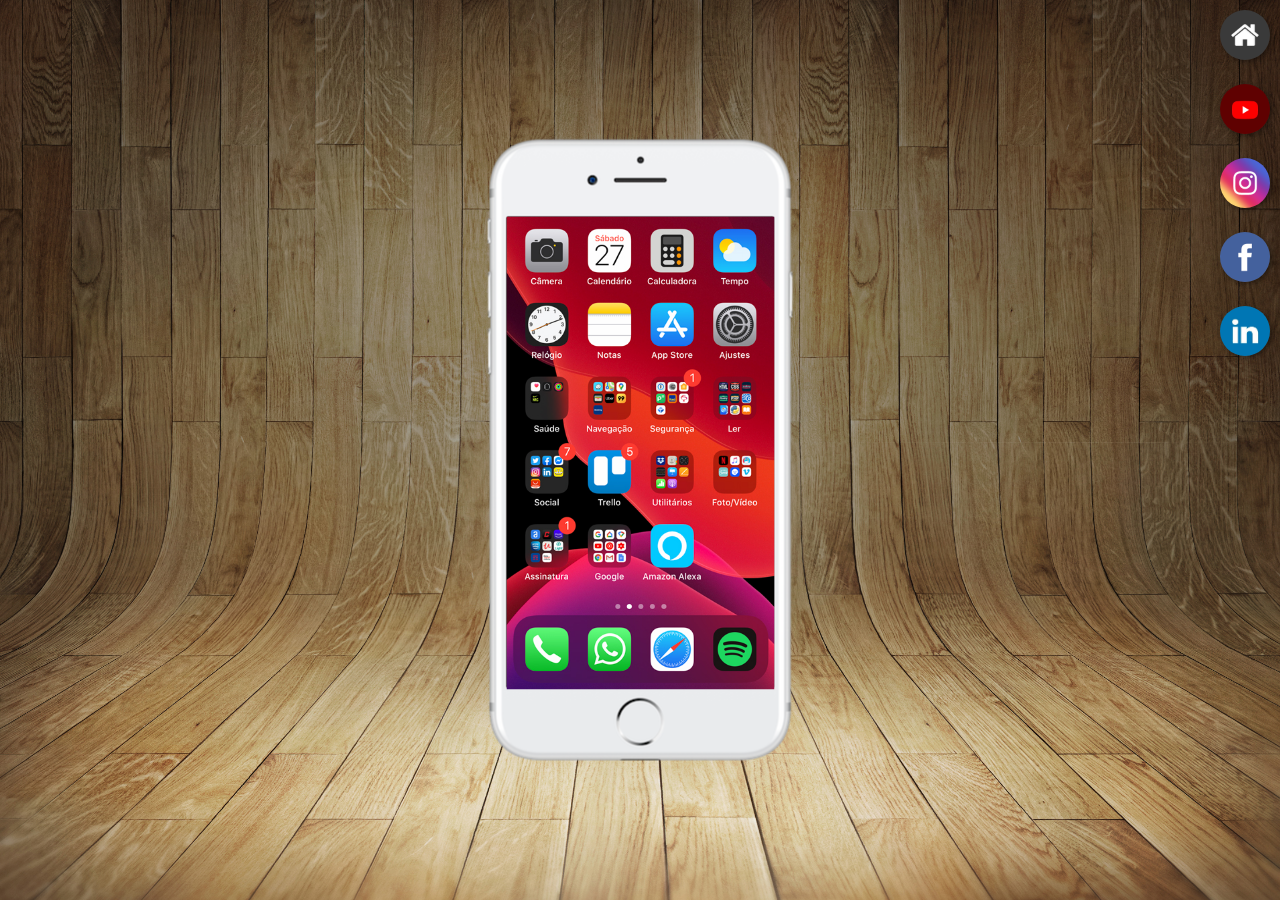
<file: index.html>
<!DOCTYPE html>
<html lang="pt-br">
<head>
    <meta charset="UTF-8">
    <meta http-equiv="X-UA-Compatible" content="IE=edge">
    <meta name="viewport" content="width=device-width, initial-scale=1.0">
    <title>Projeto redes sociais</title>
    <link rel="shortcut icon" href="favicon-16x16.png" type="image/x-icon">
    <link rel="stylesheet" href="estilos/style.css">
</head>
<body>
    <main>
        <section id="telefone">
            <iframe src="home.html" name="tela" id="tela" frameborder="0">
                Seu navegador não é compatível com isso.
            </iframe>
            
        </section>
        <section id="redes-sociais">
            <a href="home.html" target="tela"><img src="imagens/logo-home.jpg" alt="Home"></a><br>
            <a href="youtube.html" target="tela"><img src="imagens/logo-youtube.jpg" alt="Youtube"></a><br>
            <a href="instagram.html" target="tela"><img src="imagens/logo-instagram.jpg" alt="Instagram"></a><br>
            <a href="facebook.html" target="tela"><img src="imagens/logo-facebook.jpg" alt="Facebook"></a><br>
            <a href="linkedin.html" target="tela"><img src="imagens/logo-linkedin-square.jpg" alt="Linkedin"></a>
        </section>
    </main>
</body>
</html>
</file>
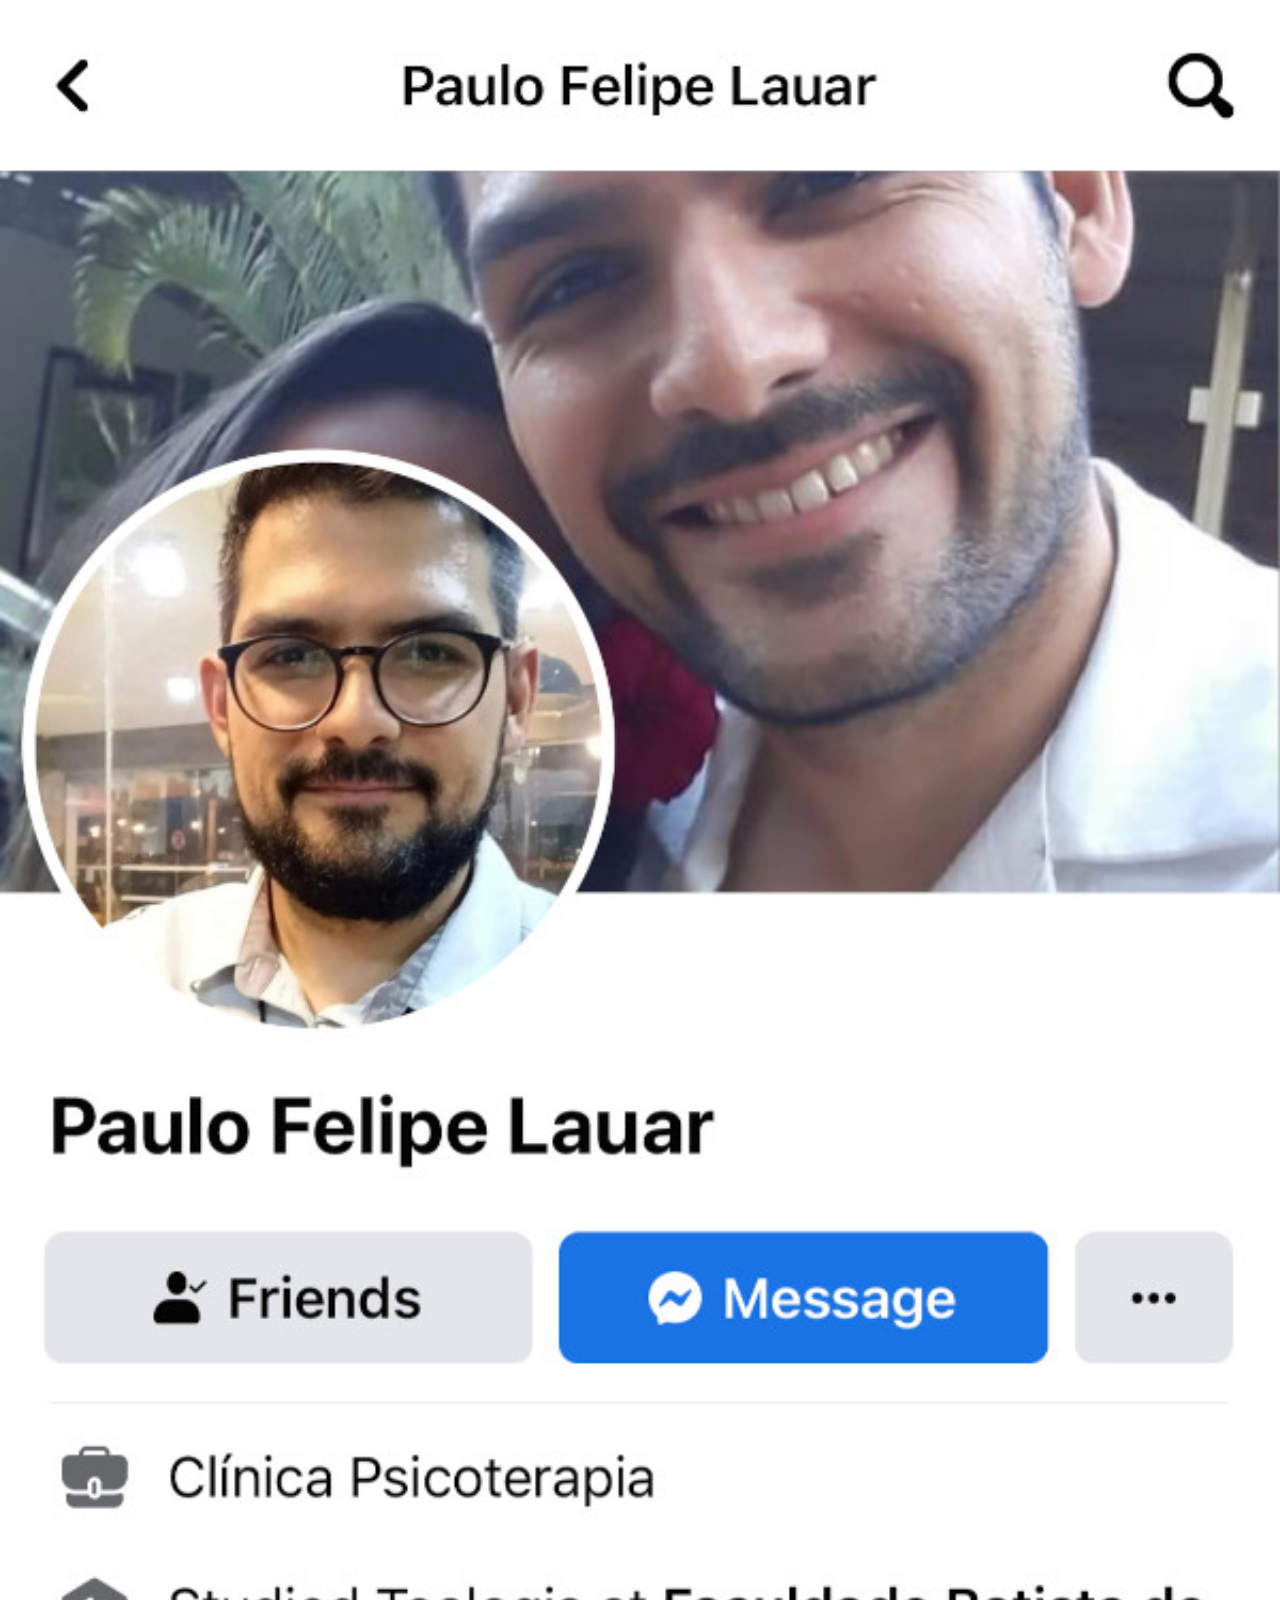
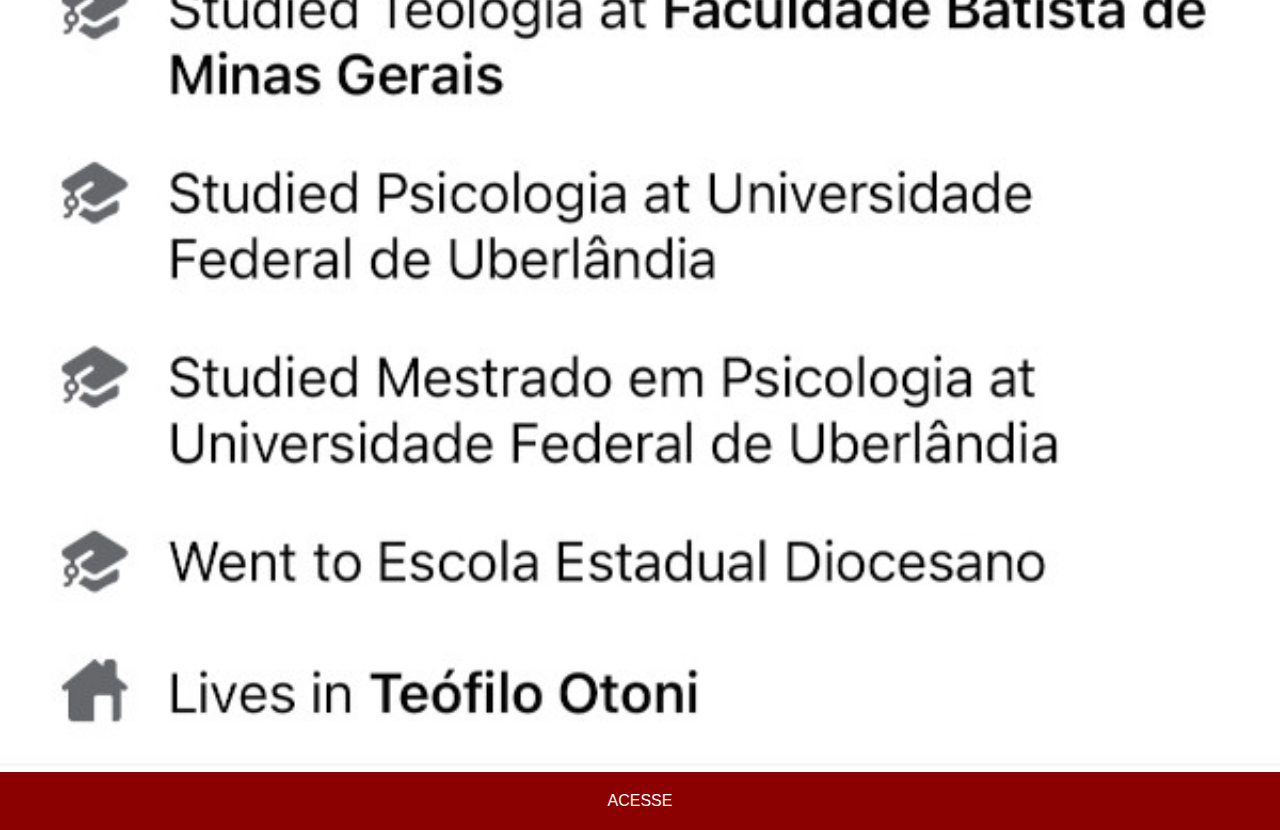
<file: facebook.html>
<!DOCTYPE html>
<html lang="pt-br">
<head>
    <meta charset="UTF-8">
    <meta http-equiv="X-UA-Compatible" content="IE=edge">
    <meta name="viewport" content="width=device-width, initial-scale=1.0">
    <title>Facebook</title>
    <link rel="stylesheet" href="estilos/social.css">
</head>
<body>
    <img src="imagens/facebook-paulo.jpg" alt="Facebook">
    <a href="https://web.facebook.com/paulo.lauar.79" target="_blank">ACESSE</a>
</body>
</html>
</file>
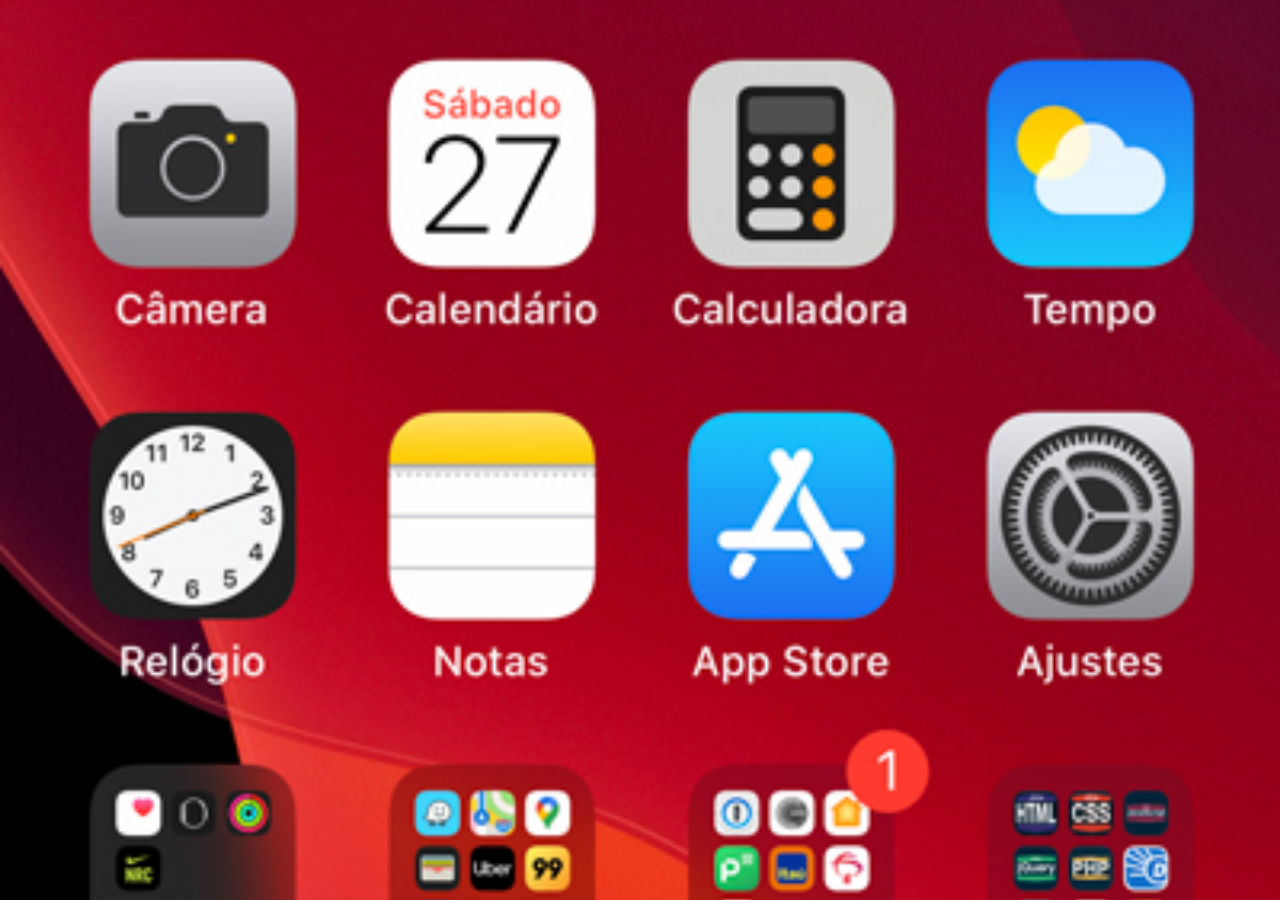
<file: home.html>
<!DOCTYPE html>
<html lang="pt-br">
<head>
    <meta charset="UTF-8">
    <meta http-equiv="X-UA-Compatible" content="IE=edge">
    <meta name="viewport" content="width=device-width, initial-scale=1.0">
    <title>Home</title>
</head>
<style>
    * {
        margin: 0px;
        padding: 0px;
    }

    body {
        width: 100vw;
        height: 100vh;
        background: url(./imagens/tela-home.jpg) no-repeat top center;
        background-size: cover;
    }
</style>
<body>
    
</body>
</html>
</file>
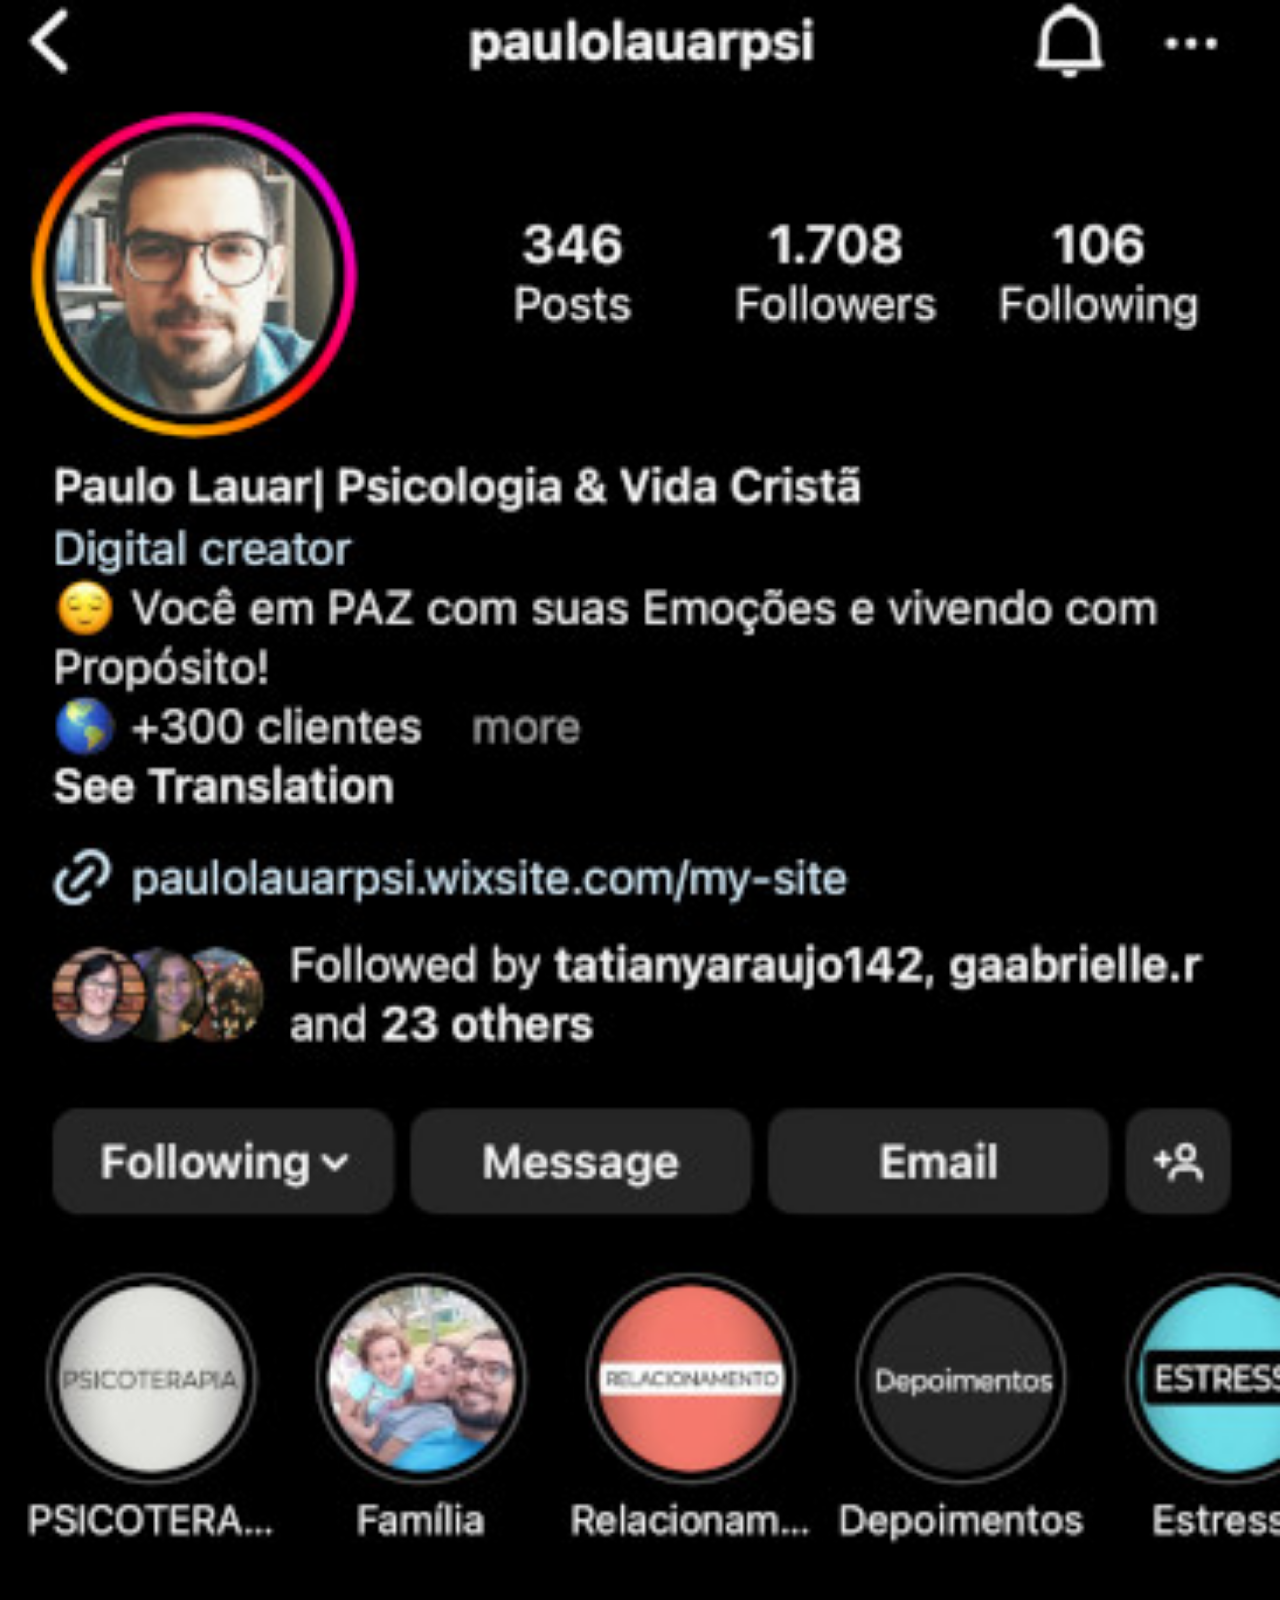
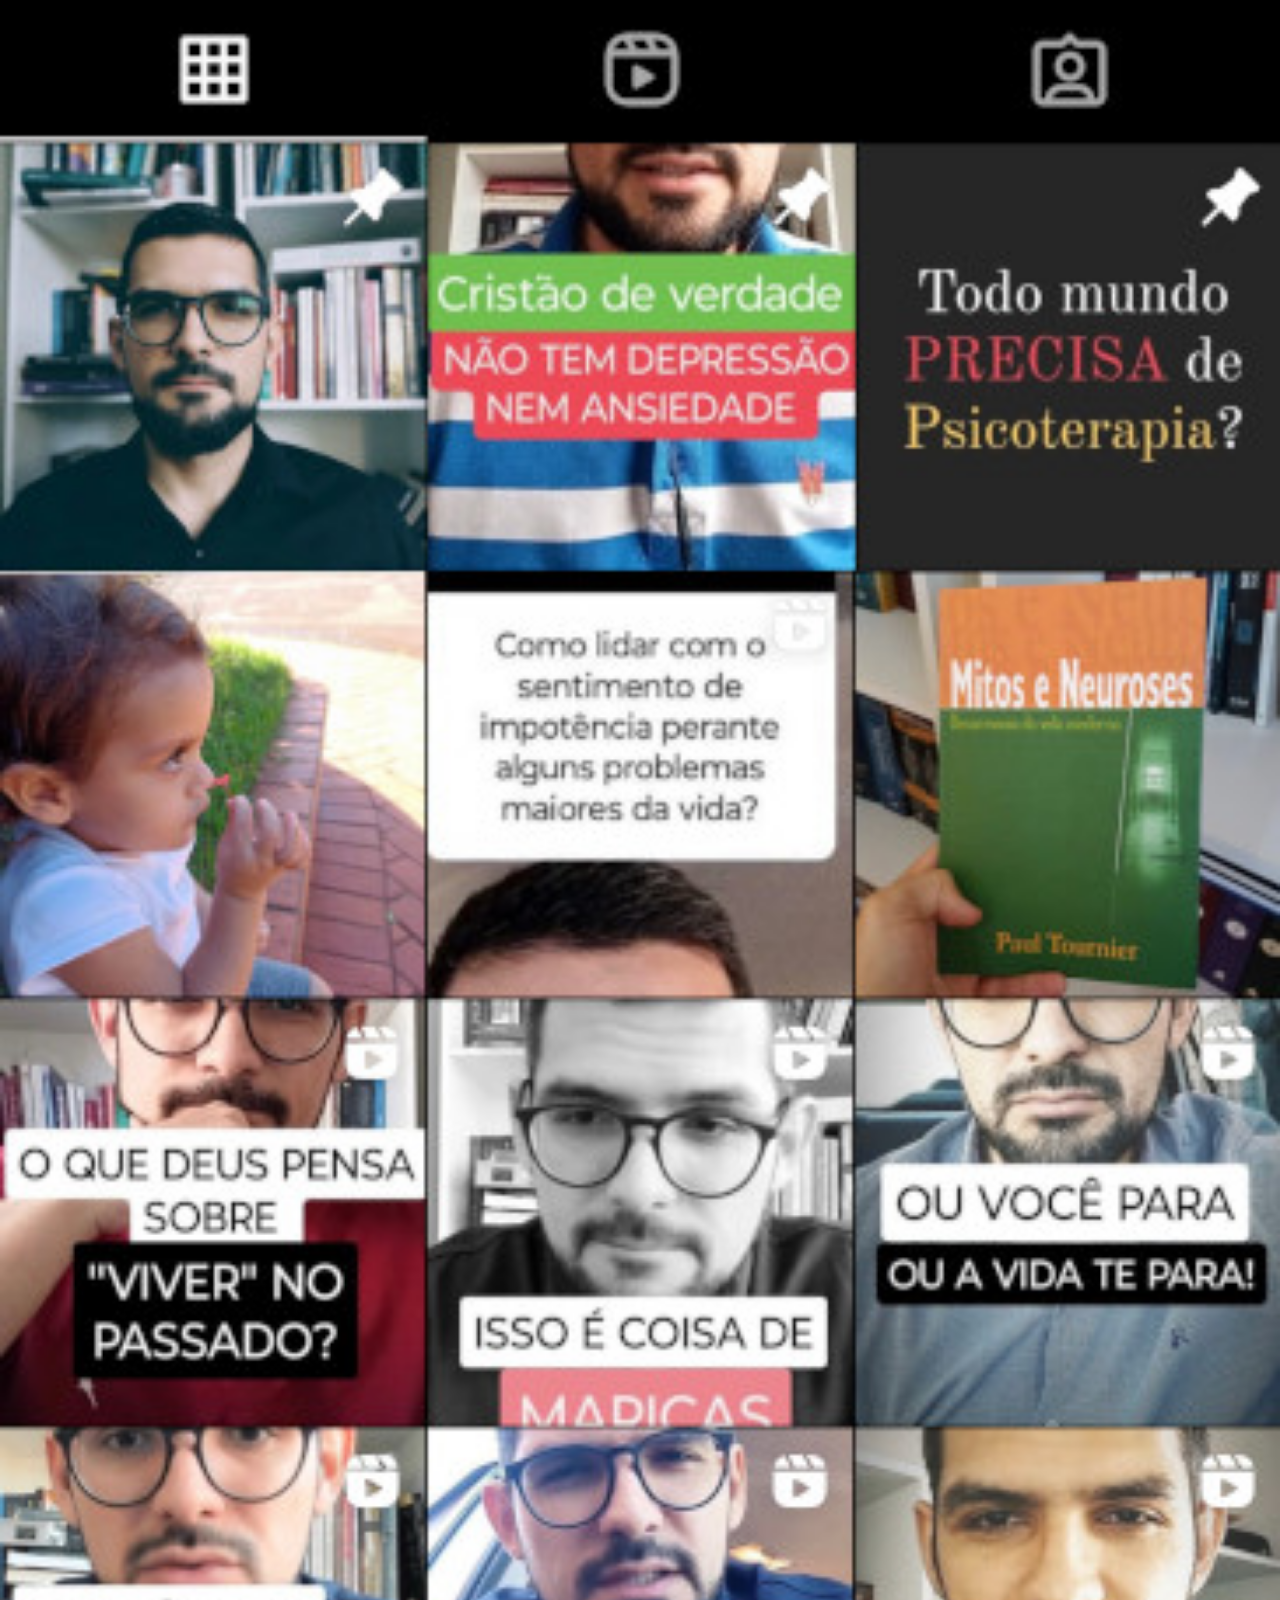
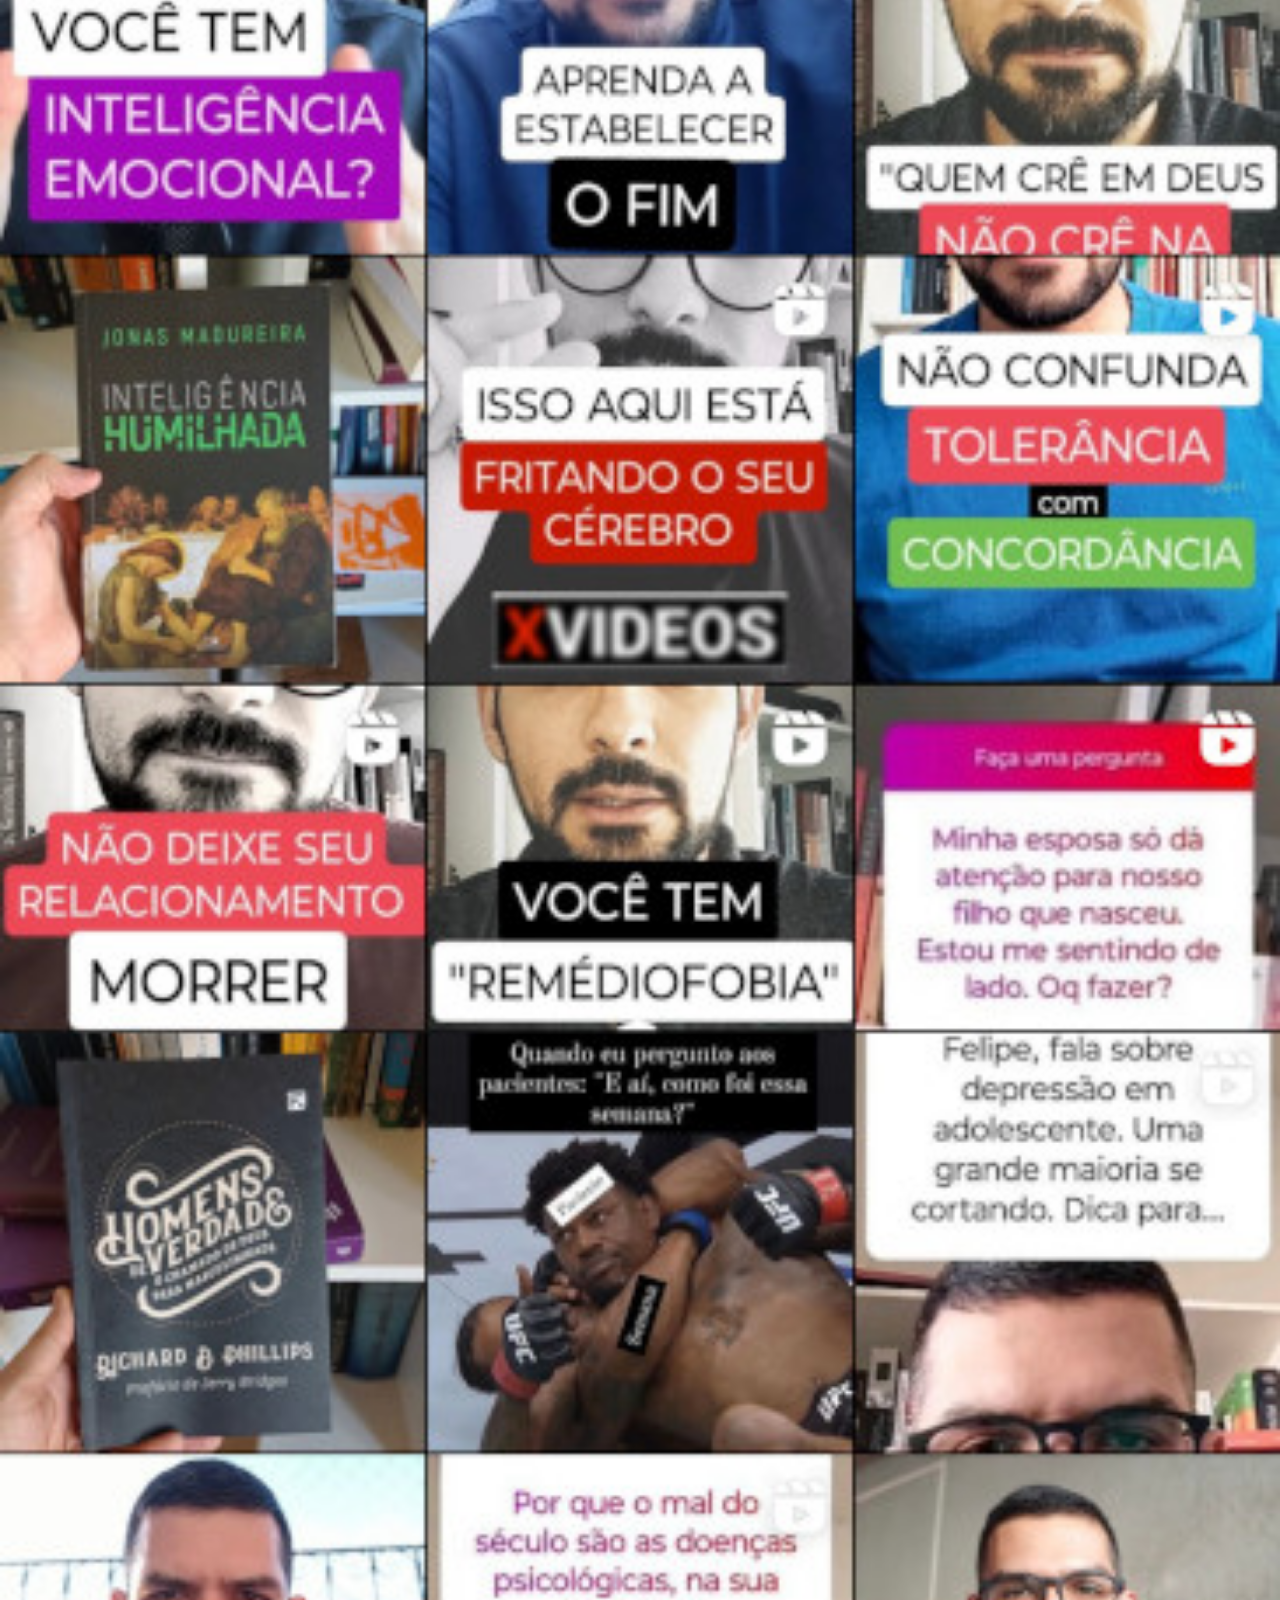
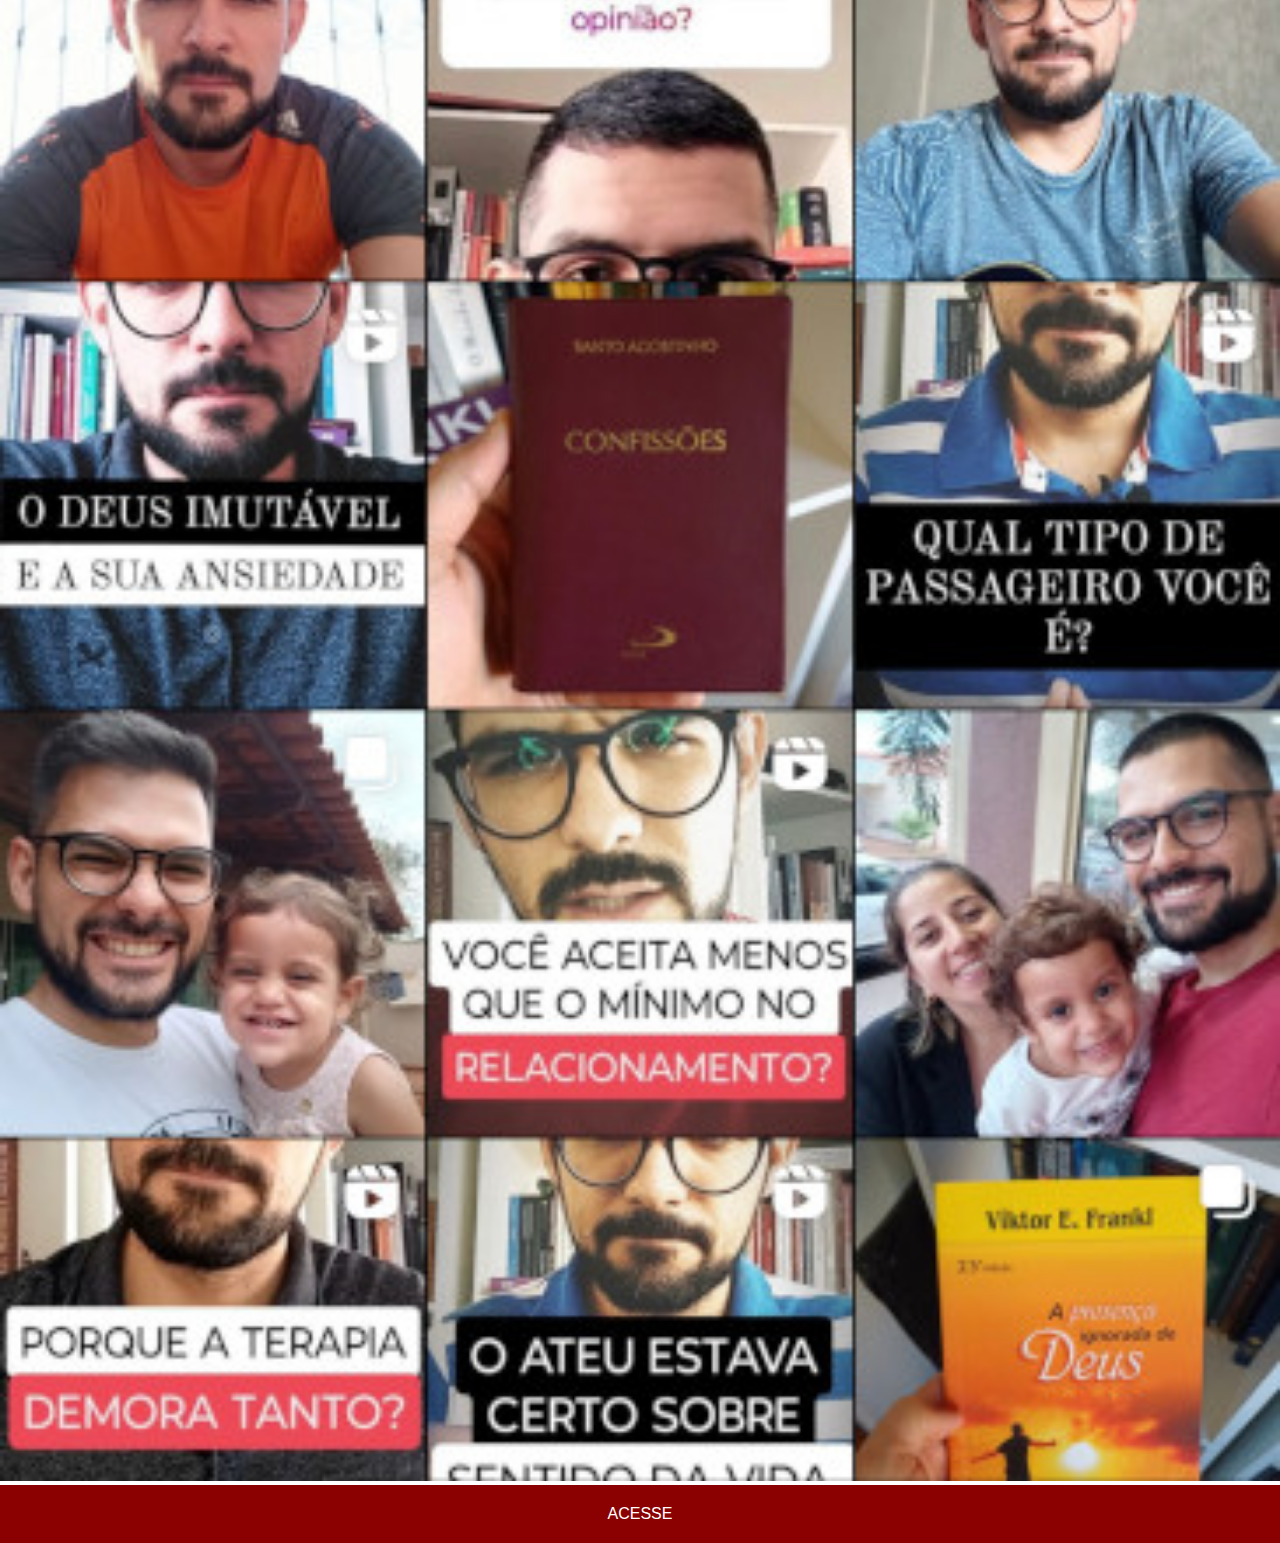
<file: instagram.html>
<!DOCTYPE html>
<html lang="pt-br">
<head>
    <meta charset="UTF-8">
    <meta http-equiv="X-UA-Compatible" content="IE=edge">
    <meta name="viewport" content="width=device-width, initial-scale=1.0">
    <title>Instagram</title>
    <link rel="stylesheet" href="estilos/social.css">
</head>
<body>
    <img src="imagens/instagram-paulo.jpg" alt="Instagram">
    <a href="https://www.instagram.com/paulolauarpsi/" target="_blank">ACESSE</a>
</body>
</html>
</file>
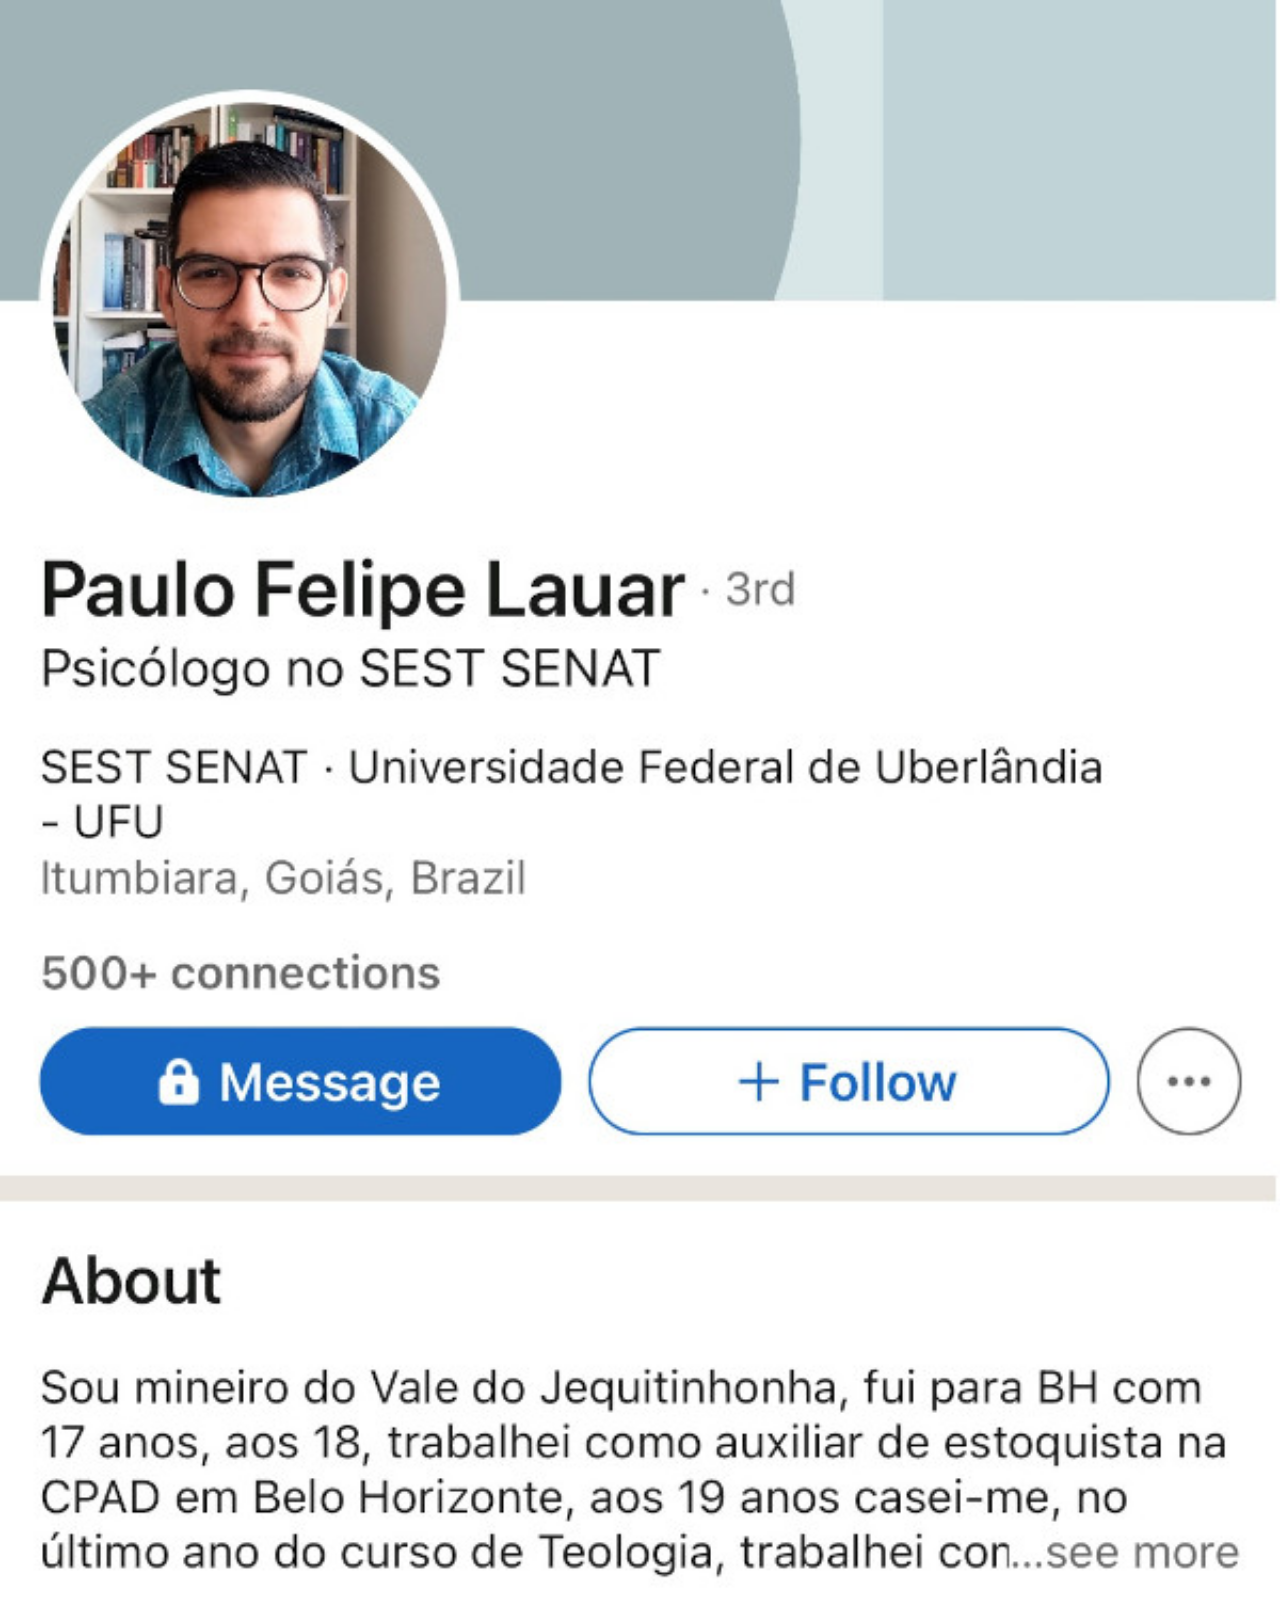
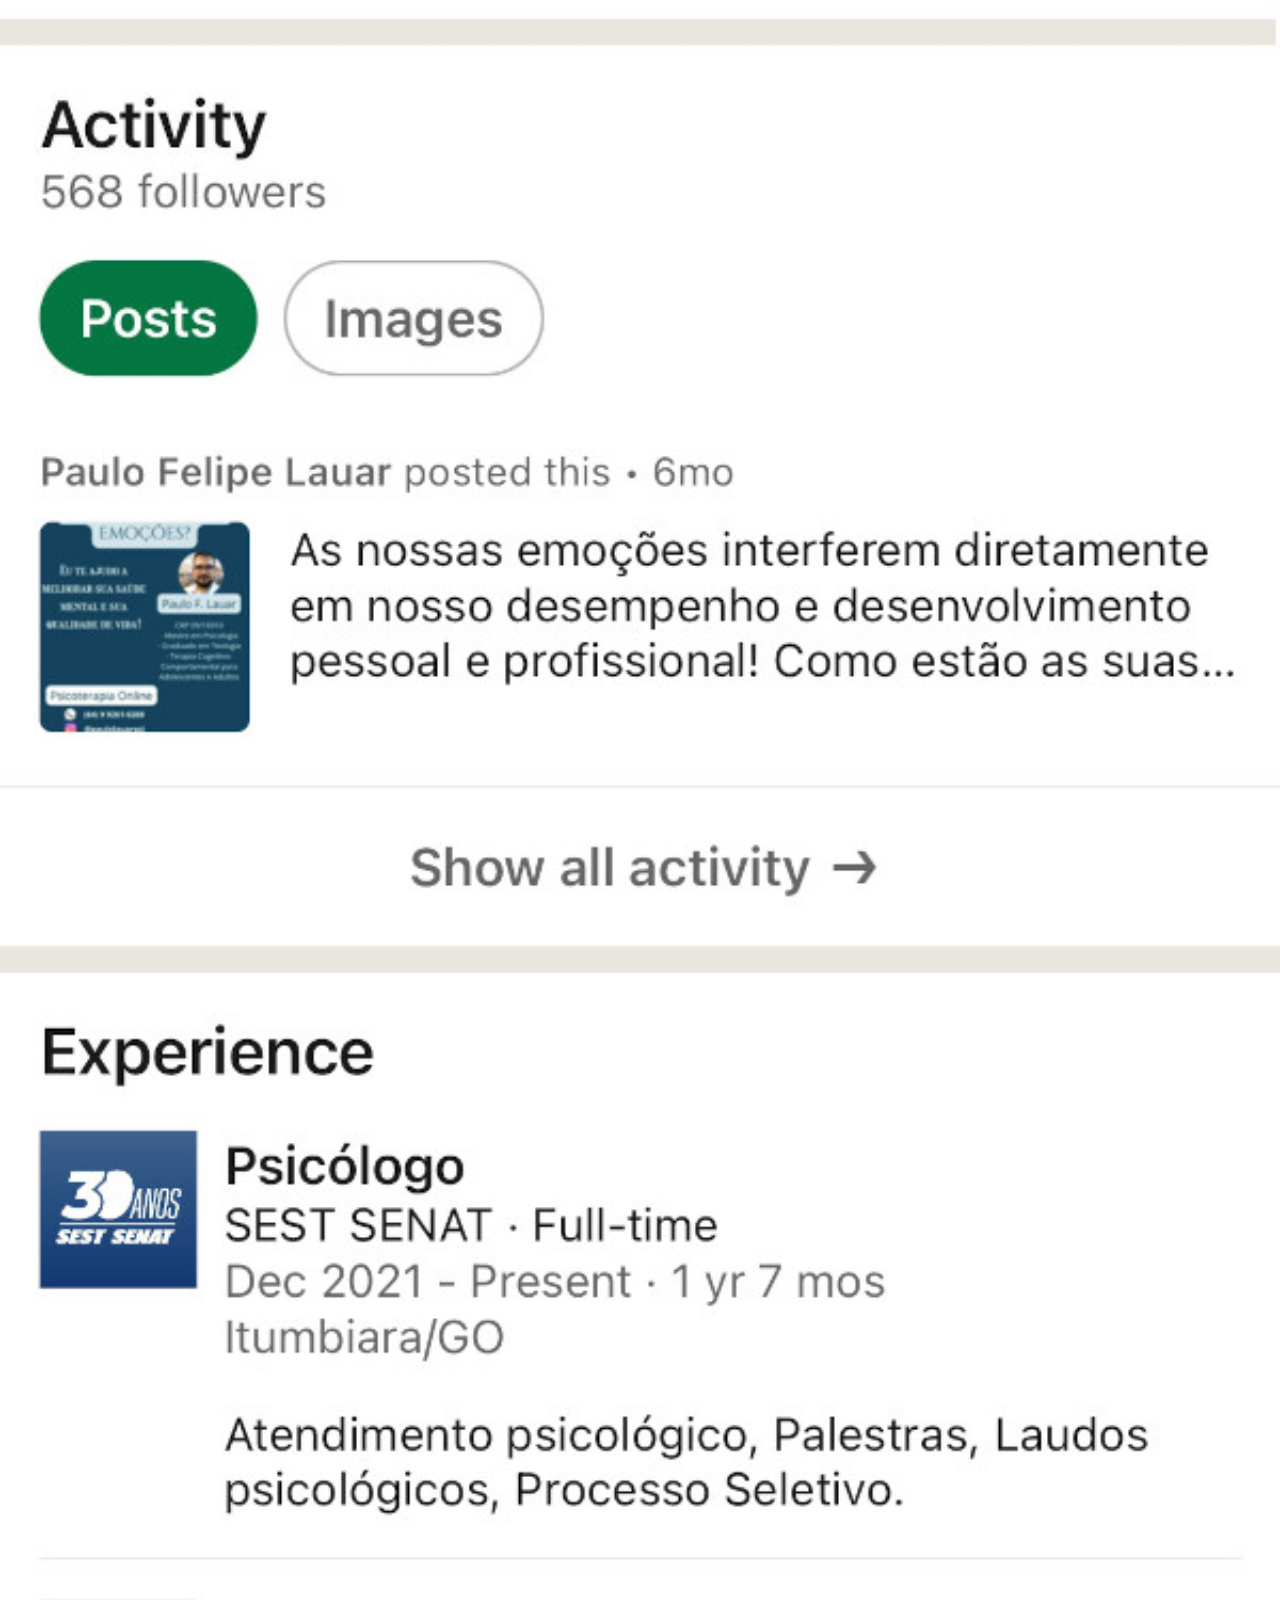
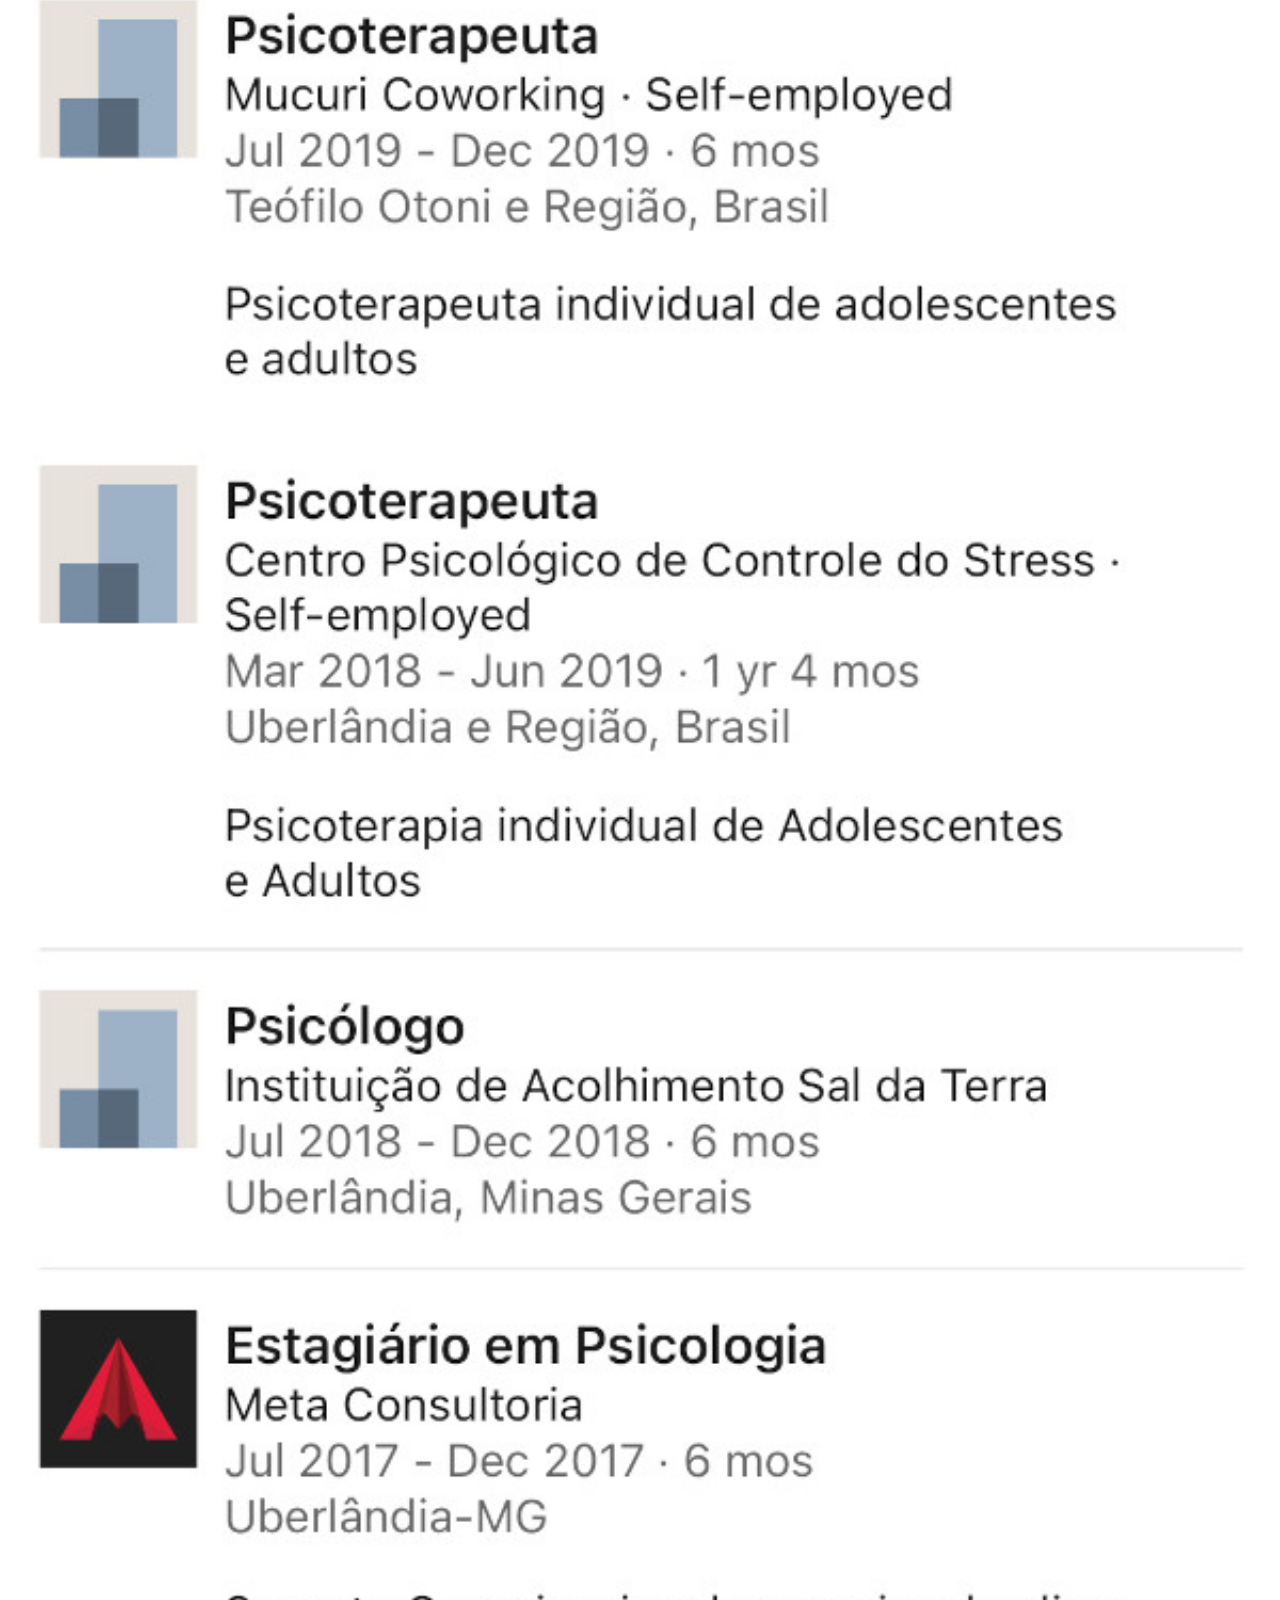
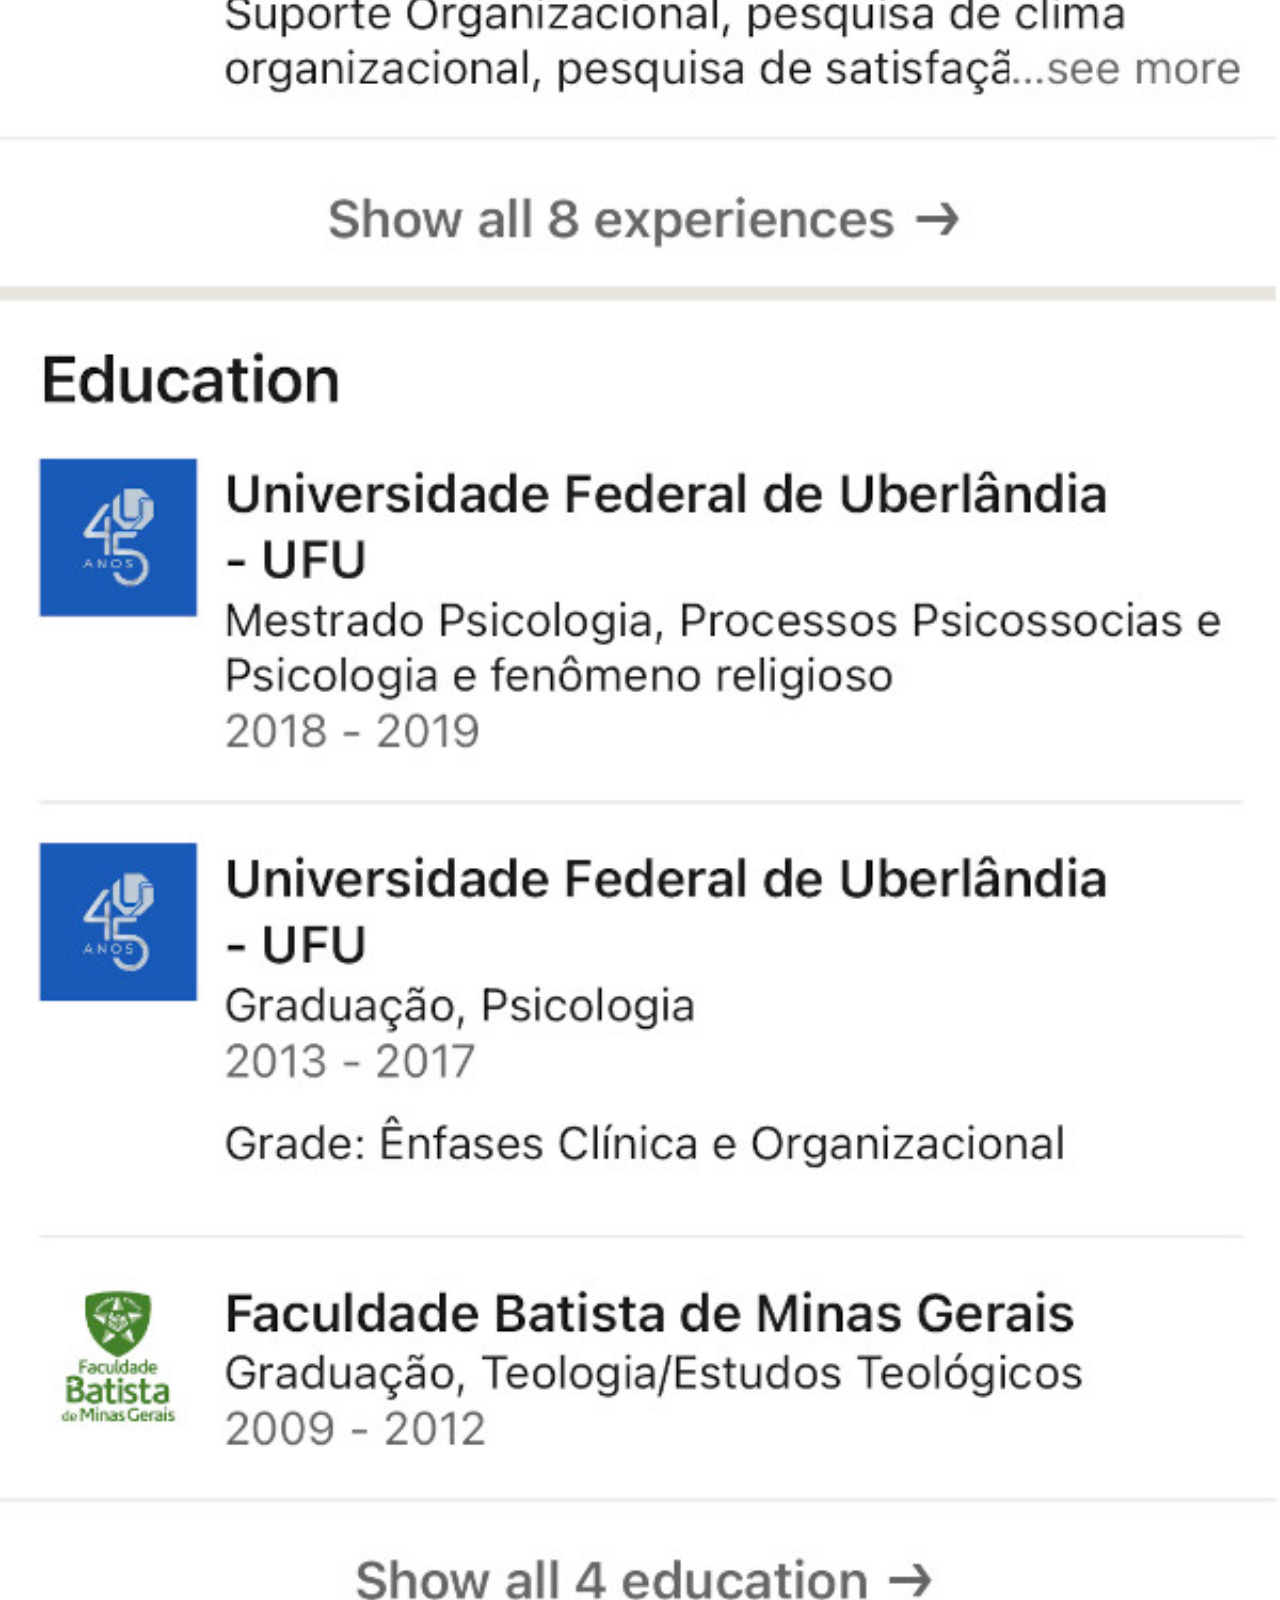
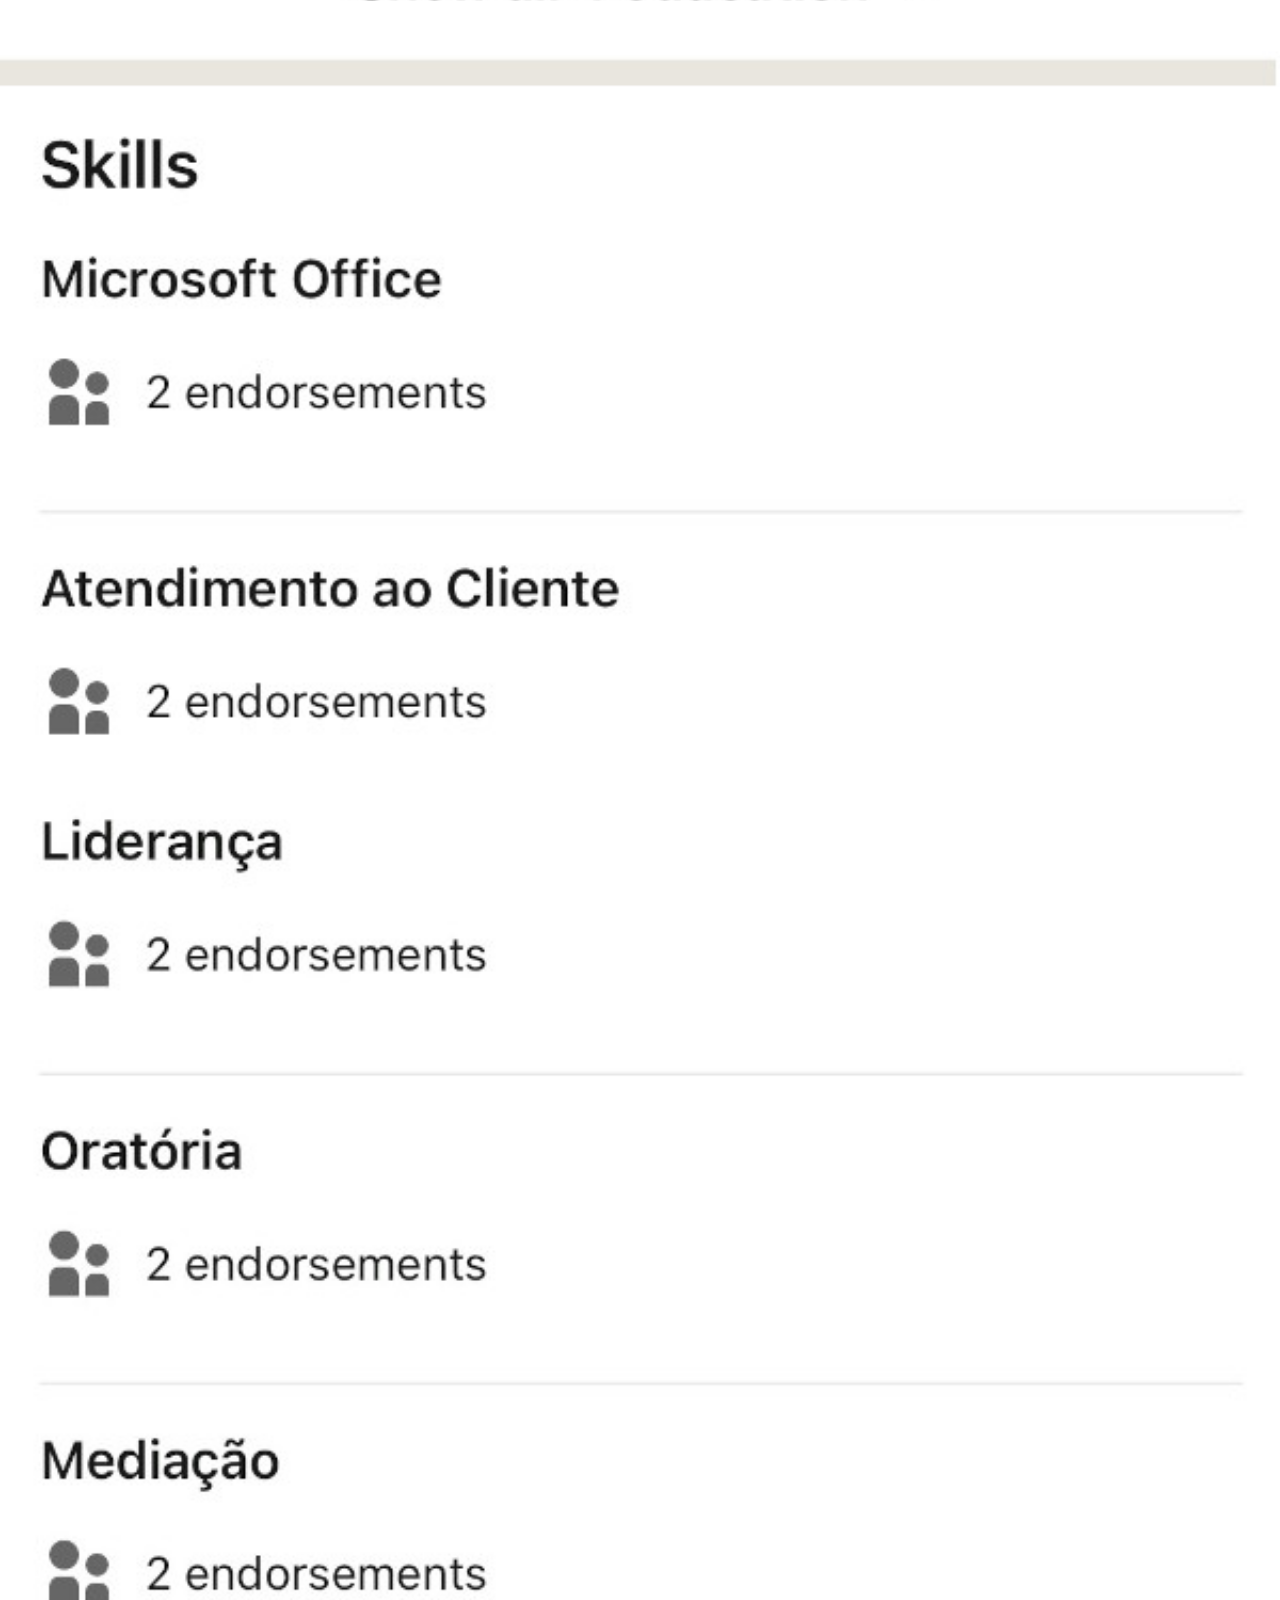
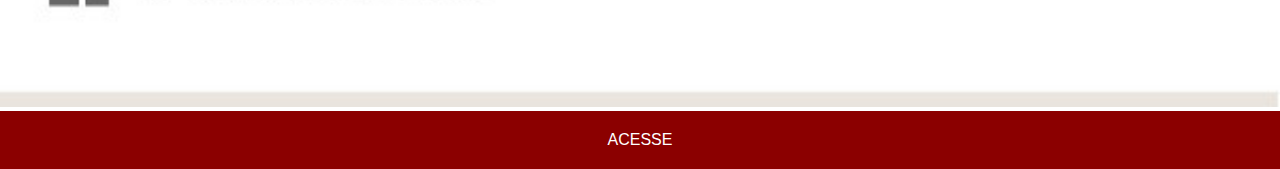
<file: linkedin.html>
<!DOCTYPE html>
<html lang="pt-br">
<head>
    <meta charset="UTF-8">
    <meta http-equiv="X-UA-Compatible" content="IE=edge">
    <meta name="viewport" content="width=device-width, initial-scale=1.0">
    <title>Linkedin</title>
    <link rel="stylesheet" href="estilos/social.css">
</head>
<body>
    <img src="imagens/linkedin-paulo.jpg" alt="Linkedin">
    <a href="https://www.linkedin.com/in/paulolauarpsi" target="_blank">ACESSE</a>
</body>
</html>
</file>
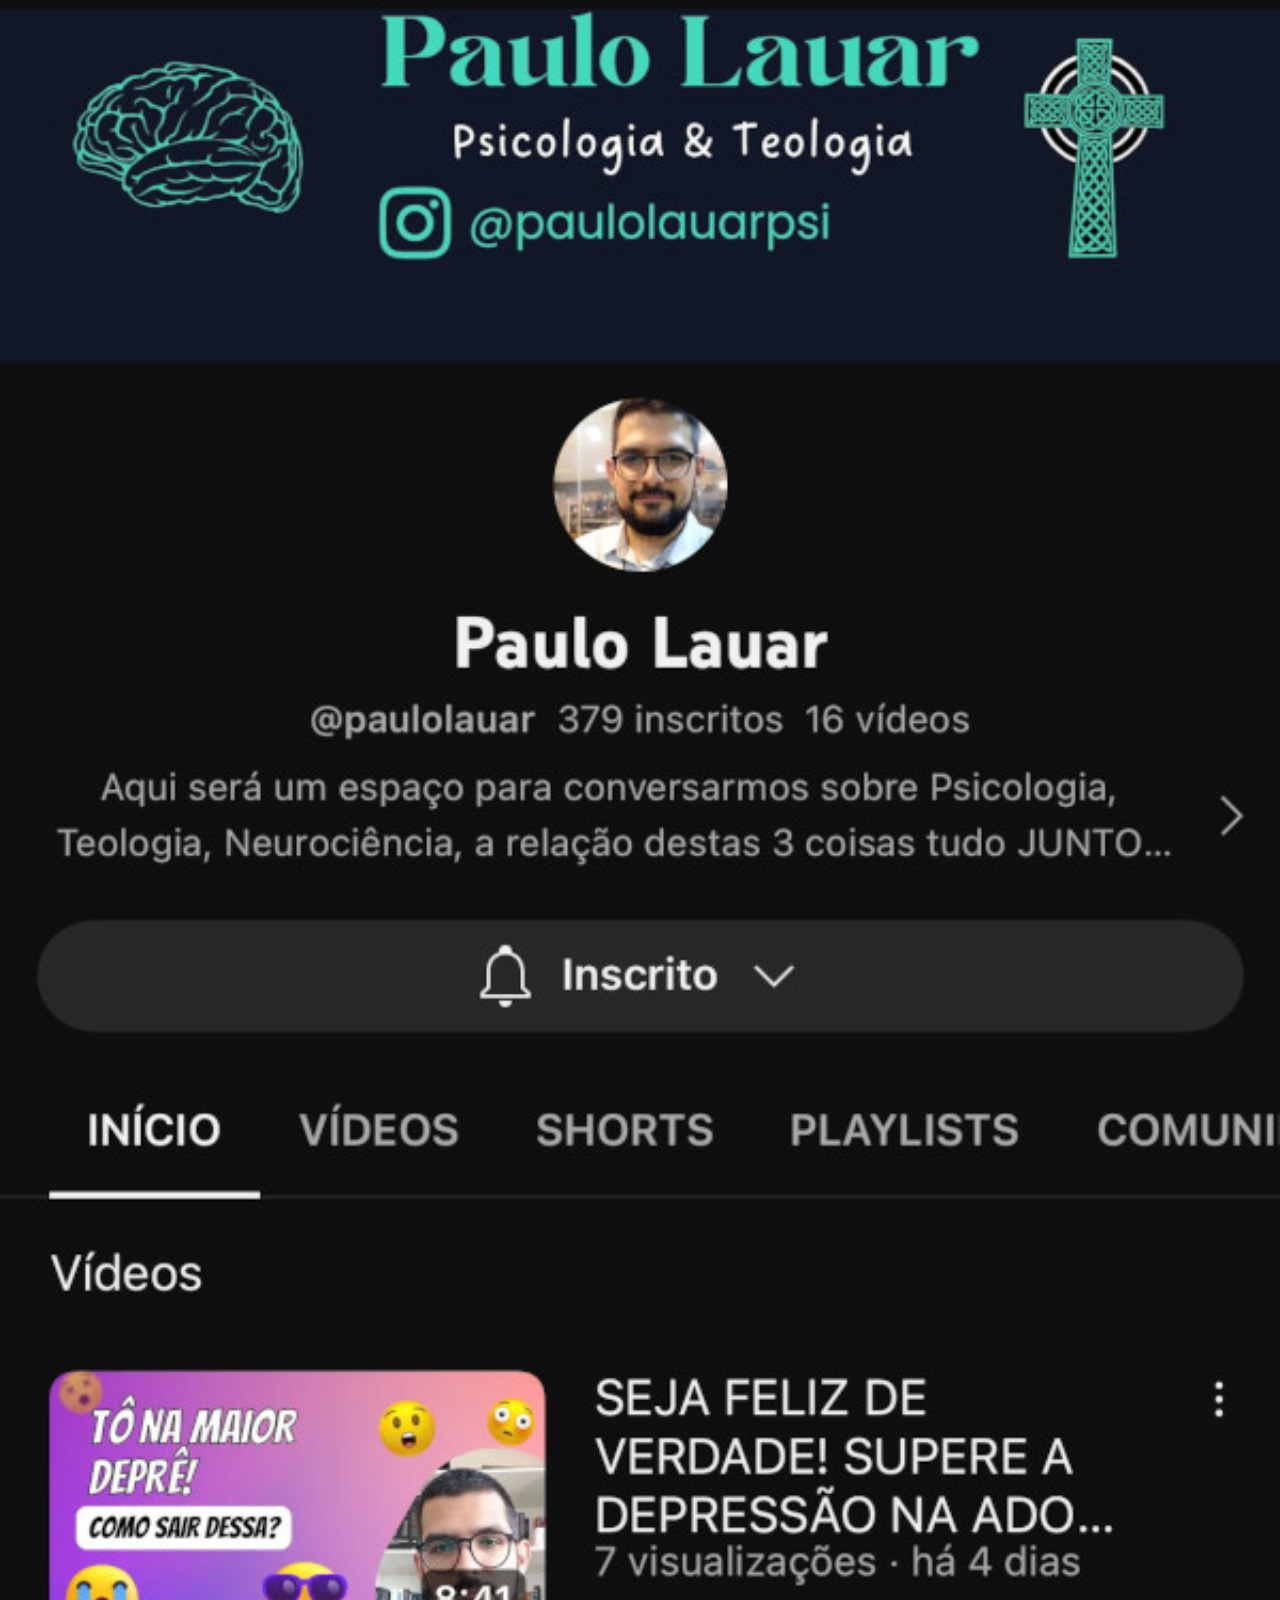
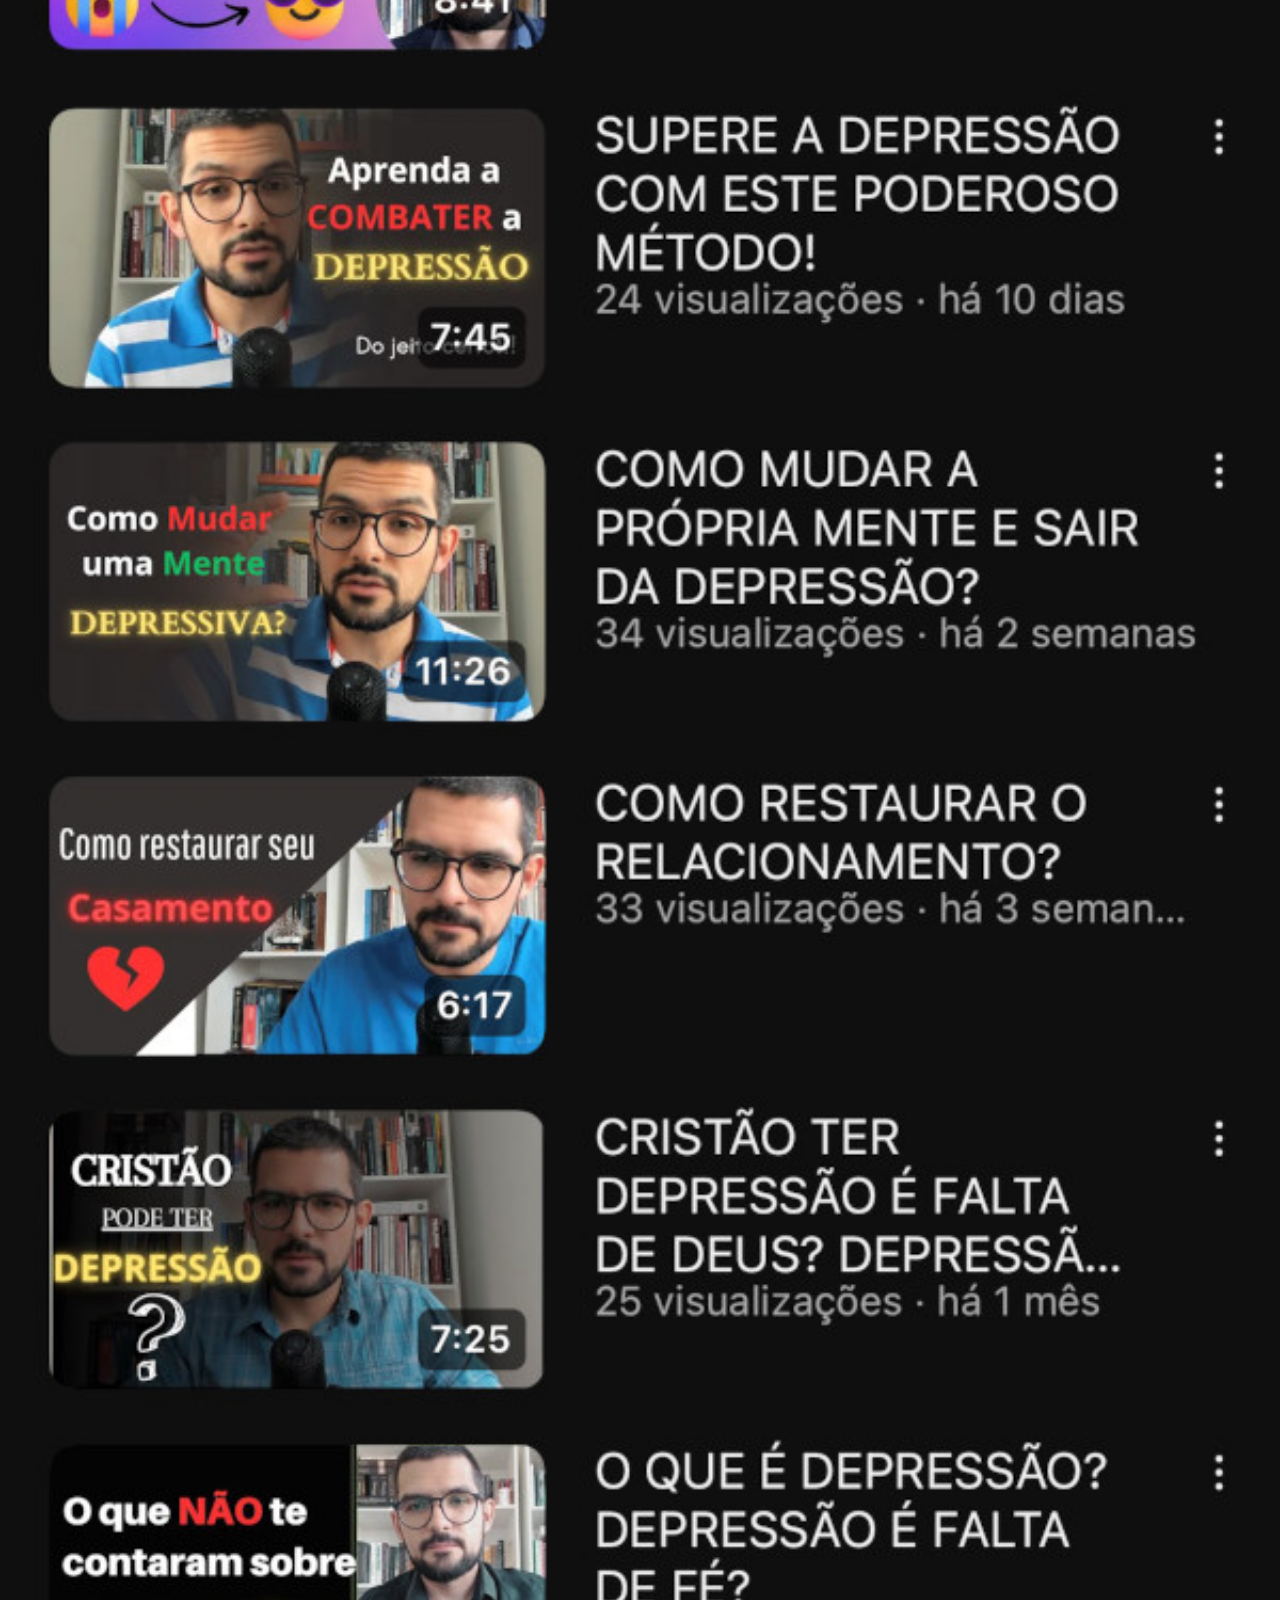
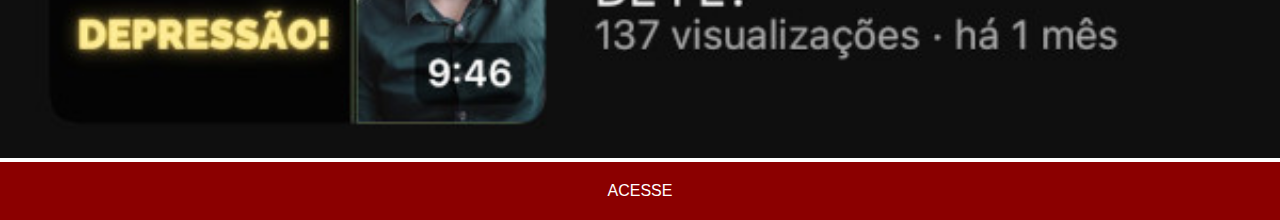
<file: youtube.html>
<!DOCTYPE html>
<html lang="pt-br">
<head>
    <meta charset="UTF-8">
    <meta http-equiv="X-UA-Compatible" content="IE=edge">
    <meta name="viewport" content="width=device-width, initial-scale=1.0">
    <title>Youtube</title>
    <link rel="stylesheet" href="estilos/social.css">
</head>
<body>
    <img src="imagens/youtube-paulo.jpg" alt="Youtube">
    <a href="https://www.youtube.com/@paulolauar/featured" target="_blank">ACESSE</a>
</body>
</html>
</file>
<file: estilos/style.css>
@charset "UTF-8";

*{
    margin: 0px;
    padding: 0px;
    font-family: Arial, Helvetica, sans-serif;
}

html, body {
    height: 100vh;
    width: 100vw;
    background-color: black;
}

body {
    background: url(../imagens/fundo-madeira.jpg) no-repeat top center;
    background-size: cover;
    background-attachment: fixed;
}

main {
    height: 100vh;
    position: relative;
    
}

section#telefone {
    position: absolute;
    top: 50%;
    left: 50%;
    transform: translate(-50%, -50%);

    height: 627px;
    width: 311px;
    background: url(../imagens/frame-iphone.png) no-repeat;
}

iframe#tela {
    position: relative;
    top: 80px;
    left: 22px;
    width: 268px;
    height: 473px;
}

section#redes-sociais {
    text-align: right;
}

section#redes-sociais img {
    width: 50px;
    margin: 10px;
    border-radius: 50%;
    box-shadow: 2px 2px 5px rgba(0, 0, 0, 0.400);
    box-sizing: border-box;
}

section#redes-sociais img:hover {
    border: 2px solid rgba(255, 255, 255, 0.6);
    transform: translate(-3px, -3px);
    box-shadow: 5px 5px 10px rgba(0, 0, 0, 0.600);
    transition: transform 0.5s, border 1s;
}
</file>
<file: estilos/social.css>
@charset "UTF-8";

* {
    margin: 0px;
    padding: 0px;
    font-family: Arial, Helvetica, sans-serif;
}

::-webkit-scrollbar {
    width: 0px;
    height: 0px;
}

img {
    width: 100vw;
}

a {
    display: block;
    background-color: darkred;
    color: white;
    padding: 20px;
    text-align: center;
    font-weight: border;
    text-decoration: none;
}

a:hover {
    background-color: red;
}
</file>
